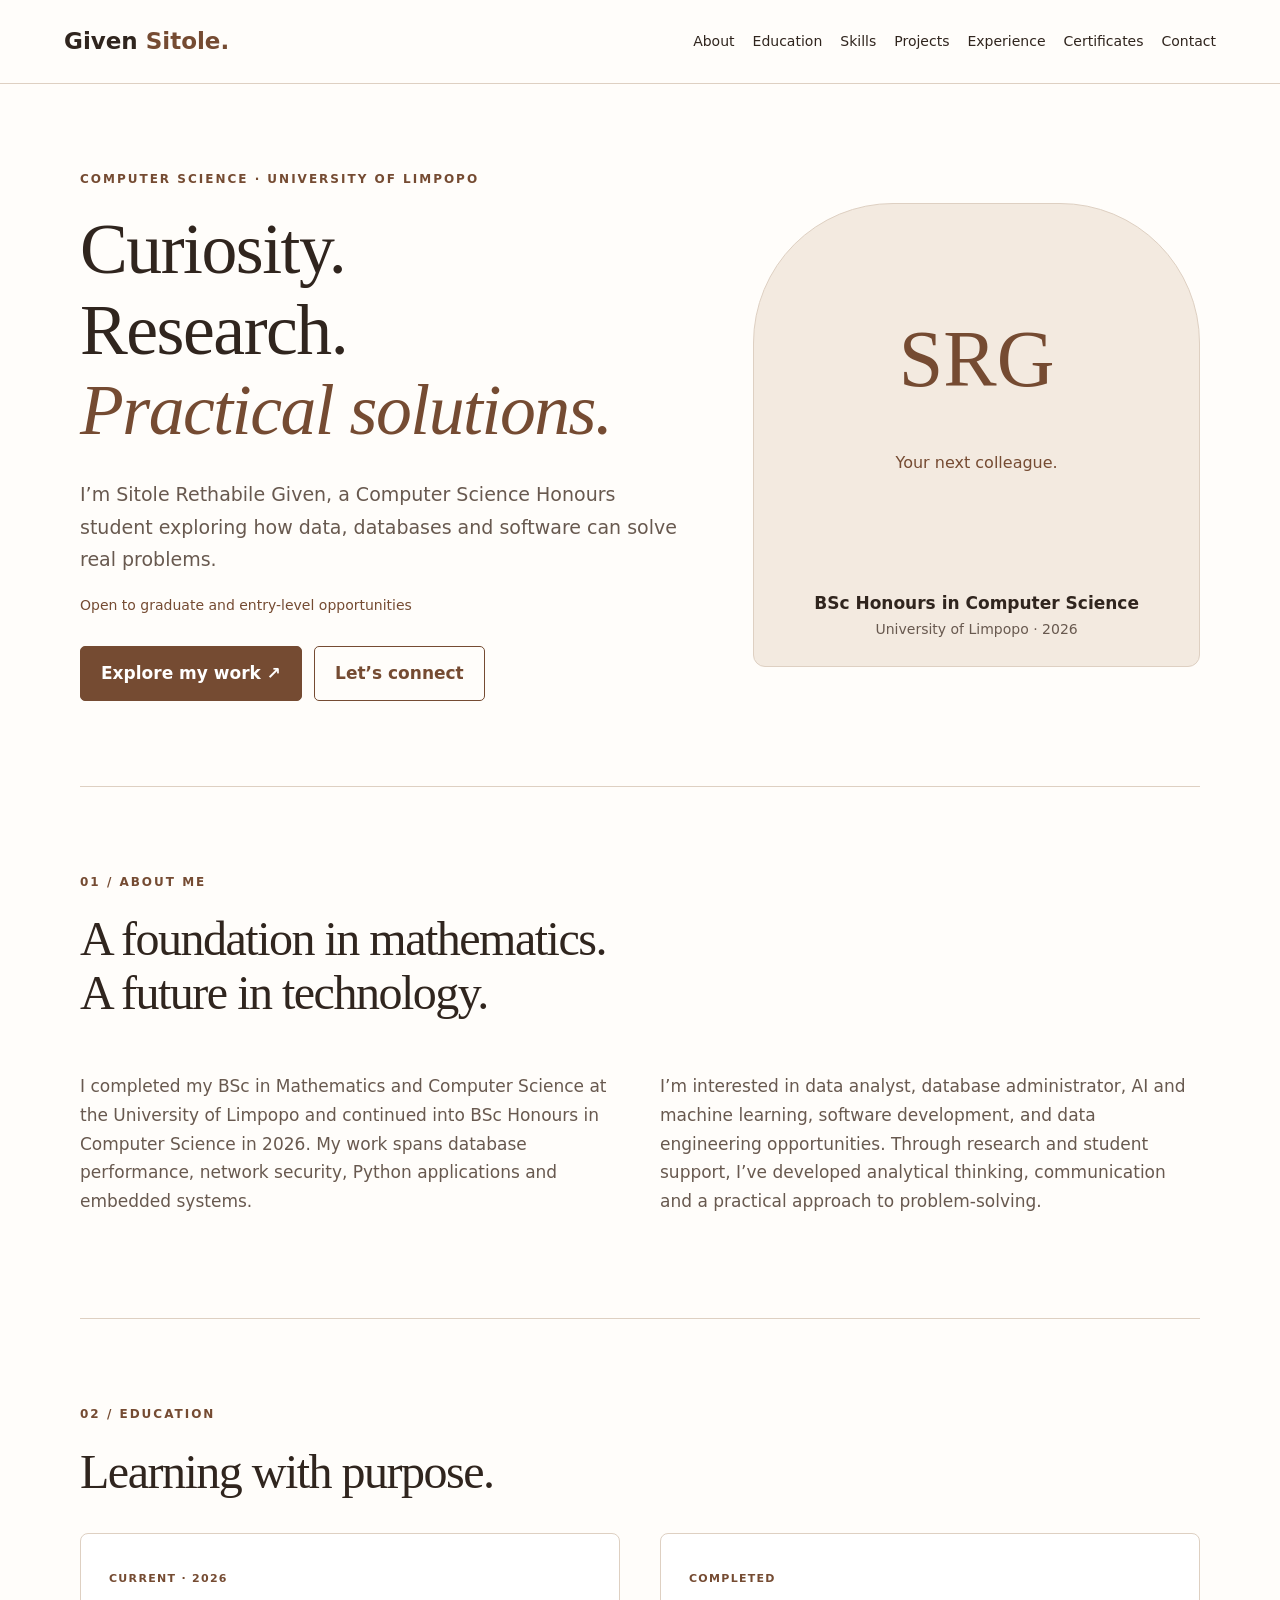
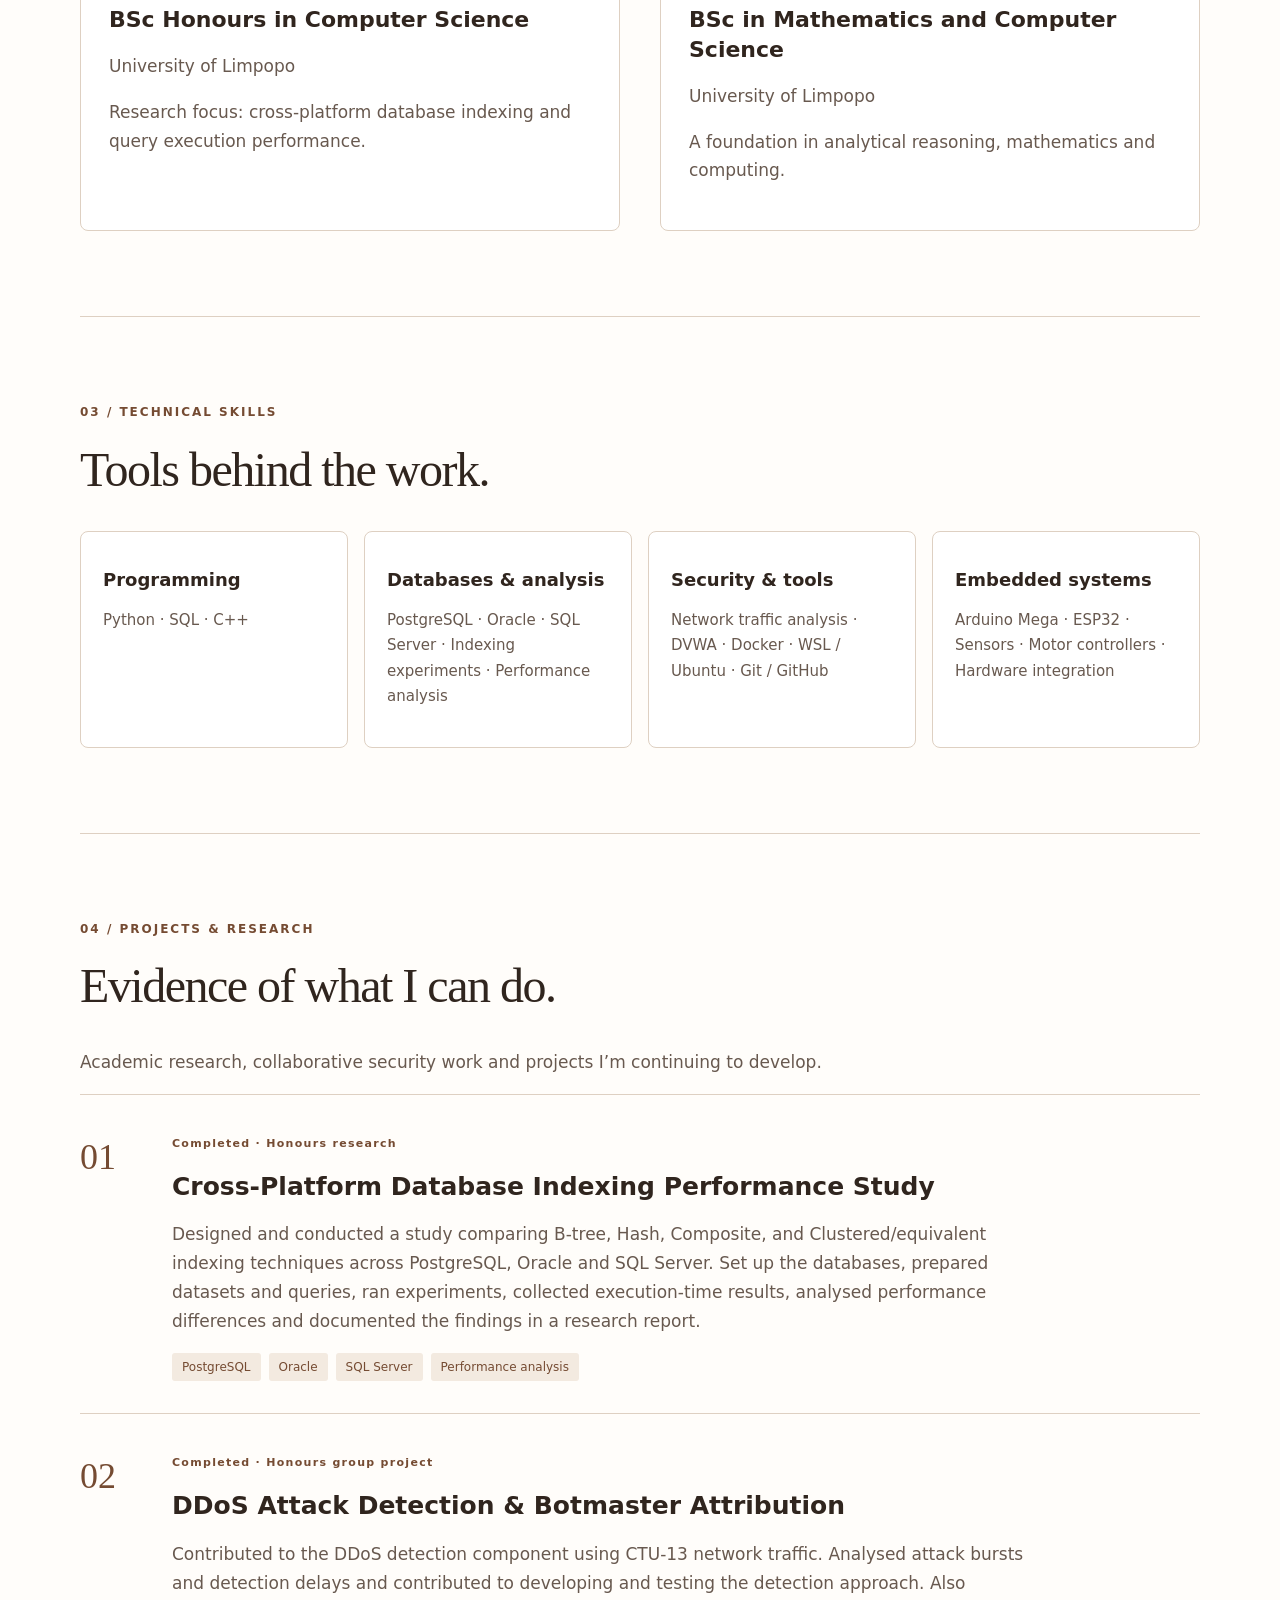
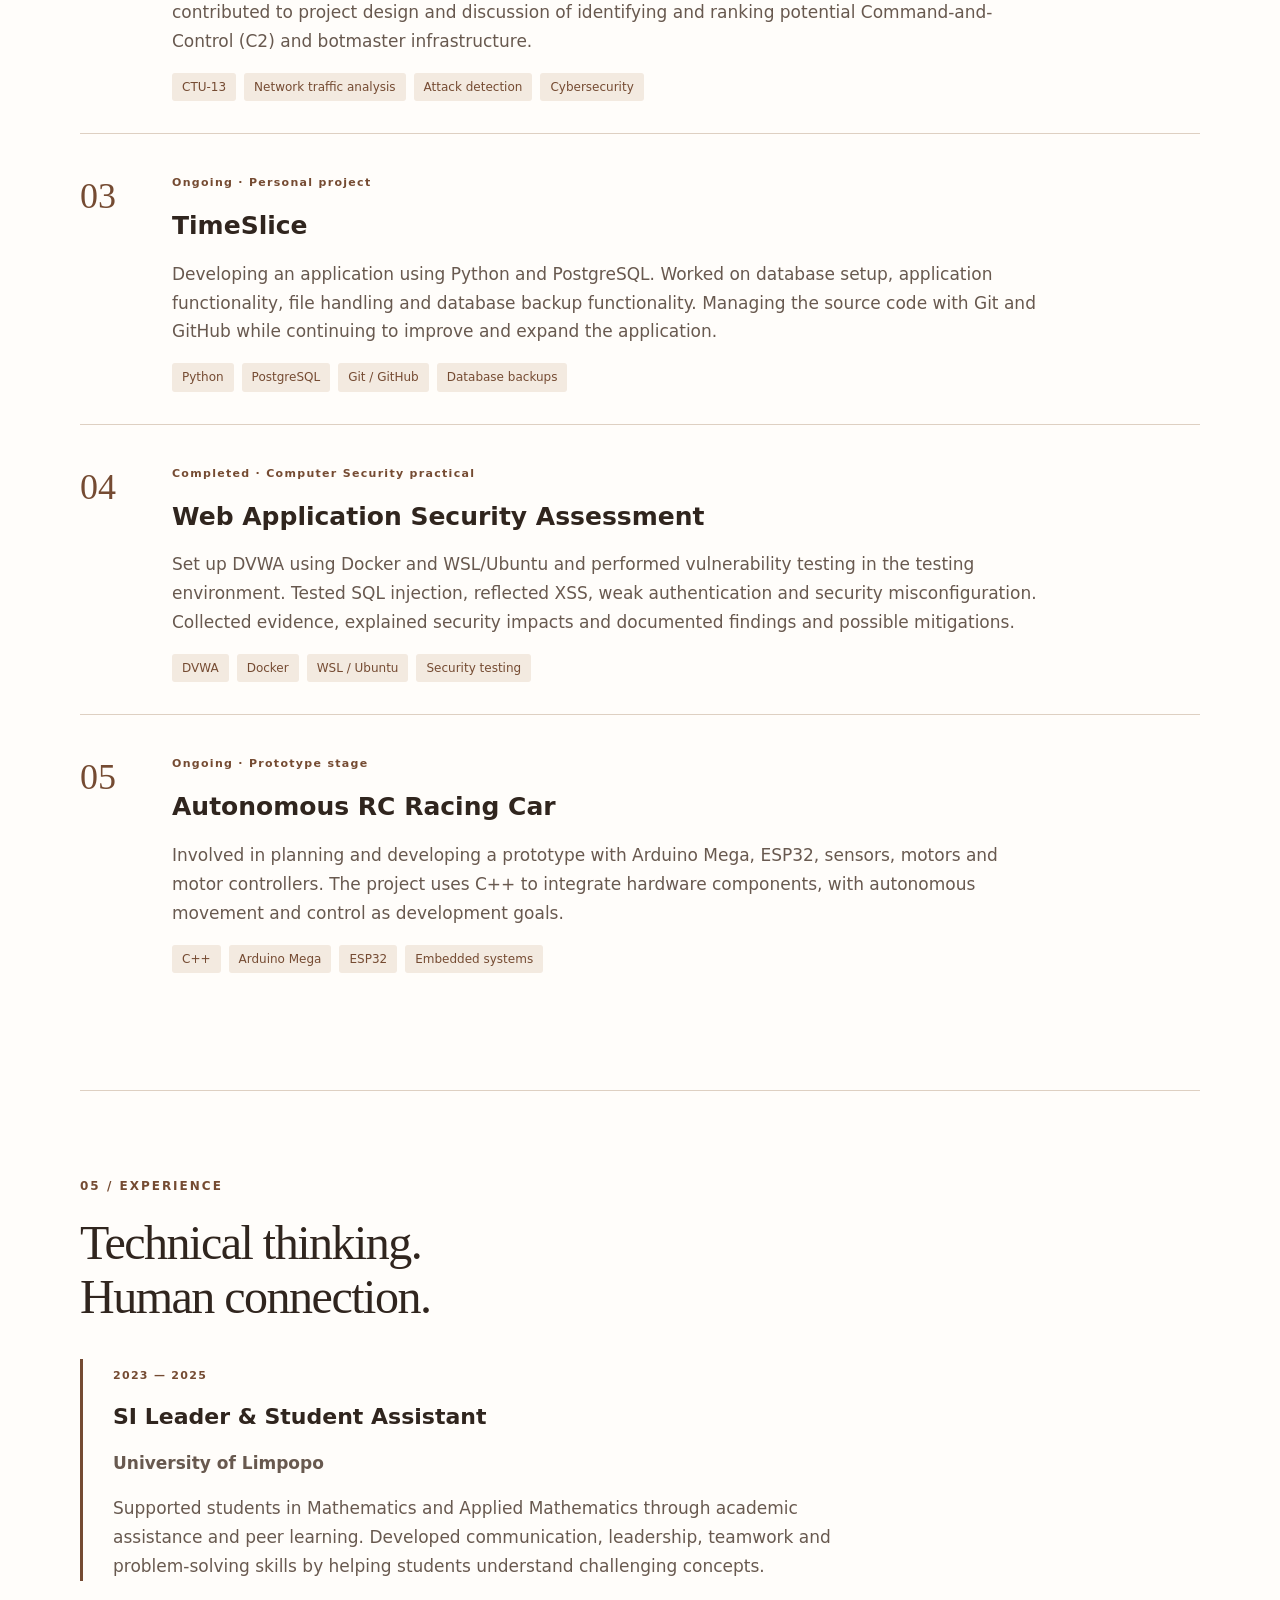
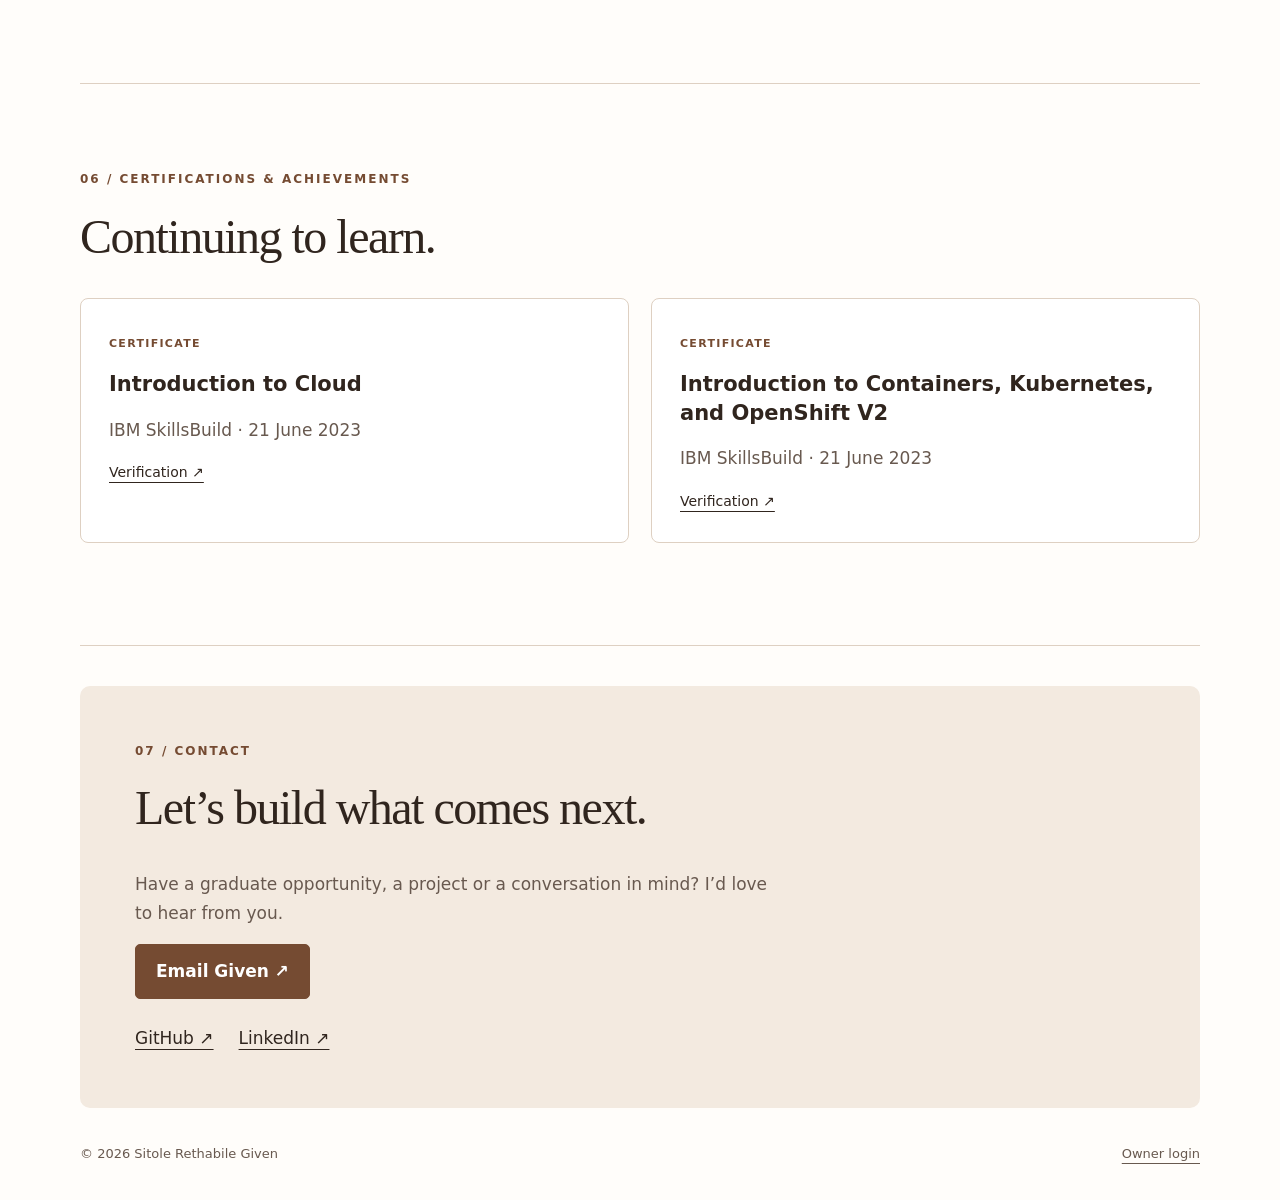
<file: index.html>
<!DOCTYPE html>
<html lang="en">
<head>
  <meta charset="UTF-8">
  <meta name="viewport" content="width=device-width, initial-scale=1">

  <meta
    name="description"
    content="Sitole Rethabile Given — Computer Science Honours student at the University of Limpopo. Explore database research, software development and cybersecurity projects."
  >

  <title>Given Sitole | Computer Science Portfolio</title>
  <link rel="stylesheet" href="style.css">
</head>

<body>
  <header>
    <a class="brand" href="#home">
      Given<span> Sitole.</span>
    </a>

    <button
      id="menu"
      type="button"
      aria-expanded="false"
      aria-controls="navigation"
    >
      Menu
    </button>

    <nav id="navigation" aria-label="Main navigation">
      <a href="#about">About</a>
      <a href="#education">Education</a>
      <a href="#skills">Skills</a>
      <a href="#projects">Projects</a>
      <a href="#experience">Experience</a>
      <a href="#certificates">Certificates</a>
      <a href="#contact">Contact</a>
    </nav>
  </header>

  <main>
    <!-- Introduction -->
    <section class="hero" id="home">
      <div>
        <p class="eyebrow">
          COMPUTER SCIENCE · UNIVERSITY OF LIMPOPO
        </p>

        <h1>
          Curiosity.<br>
          Research.<br>
          <em>Practical solutions.</em>
        </h1>

        <p class="intro">
          I’m Sitole Rethabile Given, a Computer Science Honours
          student exploring how data, databases and software can
          solve real problems.
        </p>

        <p class="availability">
          Open to graduate and entry-level opportunities
        </p>

        <div class="actions">
          <a class="button" href="#projects">
            Explore my work ↗
          </a>

          <a class="button secondary" href="#contact">
            Let’s connect
          </a>

          <a id="cv" class="button secondary" hidden>
            Download CV
          </a>
        </div>
      </div>

      <div class="portrait">
        <img
          id="profile"
          alt="Sitole Rethabile Given"
          hidden
        >

        <div
          id="portraitPlaceholder"
          aria-label="Profile photo will be added"
        >
          SRG
          <span>Your next colleague.</span>
        </div>

        <div class="portrait-caption">
          BSc Honours in Computer Science
          <span>University of Limpopo · 2026</span>
        </div>
      </div>
    </section>

    <!-- About -->
    <section id="about">
      <p class="eyebrow">01 / ABOUT ME</p>

      <h2>
        A foundation in mathematics.<br>
        A future in technology.
      </h2>

      <div class="split">
        <p>
          I completed my BSc in Mathematics and Computer Science
          at the University of Limpopo and continued into BSc
          Honours in Computer Science in 2026. My work spans
          database performance, network security, Python
          applications and embedded systems.
        </p>

        <p>
          I’m interested in data analyst, database administrator,
          AI and machine learning, software development, and
          data engineering opportunities. Through research and
          student support, I’ve developed analytical thinking,
          communication and a practical approach to problem-solving.
        </p>
      </div>
    </section>

    <!-- Education -->
    <section id="education">
      <p class="eyebrow">02 / EDUCATION</p>
      <h2>Learning with purpose.</h2>

      <div class="education">
        <article>
          <span class="tag">CURRENT · 2026</span>

          <h3>BSc Honours in Computer Science</h3>
          <p>University of Limpopo</p>

          <p>
            Research focus: cross-platform database indexing
            and query execution performance.
          </p>
        </article>

        <article>
          <span class="tag">COMPLETED</span>

          <h3>BSc in Mathematics and Computer Science</h3>
          <p>University of Limpopo</p>

          <p>
            A foundation in analytical reasoning,
            mathematics and computing.
          </p>
        </article>
      </div>
    </section>

    <!-- Skills -->
    <section id="skills">
      <p class="eyebrow">03 / TECHNICAL SKILLS</p>
      <h2>Tools behind the work.</h2>

      <div class="skills">
        <article>
          <h3>Programming</h3>
          <p>Python · SQL · C++</p>
        </article>

        <article>
          <h3>Databases &amp; analysis</h3>

          <p>
            PostgreSQL · Oracle · SQL Server ·
            Indexing experiments · Performance analysis
          </p>
        </article>

        <article>
          <h3>Security &amp; tools</h3>

          <p>
            Network traffic analysis · DVWA · Docker ·
            WSL / Ubuntu · Git / GitHub
          </p>
        </article>

        <article>
          <h3>Embedded systems</h3>

          <p>
            Arduino Mega · ESP32 · Sensors ·
            Motor controllers · Hardware integration
          </p>
        </article>
      </div>
    </section>

    <!-- Project cards are populated by script.js -->
    <section id="projects">
      <p class="eyebrow">04 / PROJECTS &amp; RESEARCH</p>
      <h2>Evidence of what I can do.</h2>

      <p class="section-intro">
        Academic research, collaborative security work and
        projects I’m continuing to develop.
      </p>

      <div id="projectList"></div>
    </section>

    <!-- Experience -->
    <section id="experience">
      <p class="eyebrow">05 / EXPERIENCE</p>

      <h2>
        Technical thinking.<br>
        Human connection.
      </h2>

      <article class="experience">
        <span class="tag">2023 — 2025</span>

        <h3>SI Leader &amp; Student Assistant</h3>
        <p class="institution">University of Limpopo</p>

        <p>
          Supported students in Mathematics and Applied Mathematics
          through academic assistance and peer learning. Developed
          communication, leadership, teamwork and problem-solving
          skills by helping students understand challenging concepts.
        </p>
      </article>
    </section>

    <!-- Certificate cards are populated by script.js -->
    <section id="certificates">
      <p class="eyebrow">
        06 / CERTIFICATIONS &amp; ACHIEVEMENTS
      </p>

      <h2>Continuing to learn.</h2>

      <div id="certificateList" class="certificates"></div>
      <p id="assetStatus" role="status"></p>
    </section>

    <!-- Contact -->
    <section id="contact" class="contact">
      <p class="eyebrow">07 / CONTACT</p>
      <h2>Let’s build what comes next.</h2>

      <p>
        Have a graduate opportunity, a project or a conversation
        in mind? I’d love to hear from you.
      </p>

      <a
        class="button"
        href="mailto:sitolerethabile@gmail.com"
      >
        Email Given ↗
      </a>

      <div class="contact-links">
        <a
          href="https://github.com/Given-Sniper"
          target="_blank"
          rel="noopener noreferrer"
        >
          GitHub ↗
        </a>

        <a
          href="https://www.linkedin.com/in/rethabile-sitole-97b900252"
          target="_blank"
          rel="noopener noreferrer"
        >
          LinkedIn ↗
        </a>
      </div>
    </section>
  </main>

  <footer>
    <span>
      © <span id="year">2026</span> Sitole Rethabile Given
    </span>

    <a href="admin.html">Owner login</a>
  </footer>

  <script src="config.js"></script>
  <script src="script.js"></script>
</body>
</html>
</file>
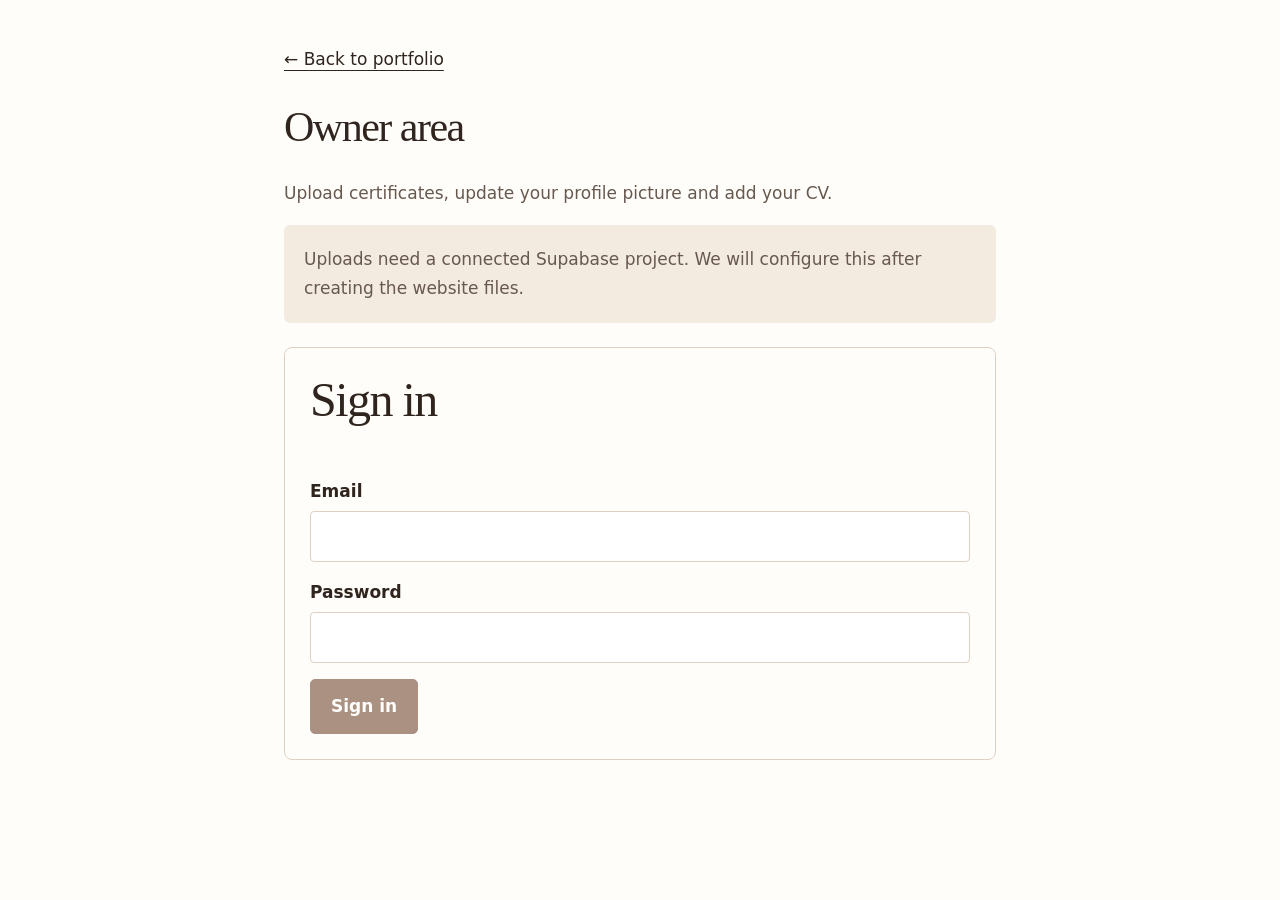
<file: admin.html>
<!DOCTYPE html>
<html lang="en">
<head>
  <meta charset="UTF-8">
  <meta name="viewport" content="width=device-width, initial-scale=1">
  <meta name="robots" content="noindex">

  <title>Owner Area | Given Portfolio</title>

  <link rel="stylesheet" href="style.css">
</head>

<body>
  <main class="admin">
    <a href="index.html">← Back to portfolio</a>

    <h1>Owner area</h1>

    <p>
      Upload certificates, update your profile picture
      and add your CV.
    </p>

    <p
      id="status"
      class="notice"
      role="status"
      aria-live="polite"
    >
      Loading owner settings…
    </p>

    <!-- Owner login -->
    <form id="login">
      <h2>Sign in</h2>

      <label for="loginEmail">
        Email
        <input
          id="loginEmail"
          name="email"
          type="email"
          autocomplete="username"
          required
        >
      </label>

      <label for="loginPassword">
        Password
        <input
          id="loginPassword"
          name="password"
          type="password"
          autocomplete="current-password"
          required
        >
      </label>

      <button type="submit">Sign in</button>
    </form>

    <!-- Displayed after login -->
    <div id="dashboard" hidden>
      <button id="logout" type="button">Sign out</button>

      <form id="upload">
        <h2>Add an upload</h2>

        <label for="uploadKind">
          Upload type
          <select id="uploadKind" name="kind">
            <option value="certificate">Certificate</option>
            <option value="profile">Profile picture</option>
            <option value="cv">CV</option>
          </select>
        </label>

        <label for="uploadTitle">
          Title
          <input
            id="uploadTitle"
            name="title"
            type="text"
            maxlength="200"
            placeholder="For example: Introduction to Cloud"
            required
          >
        </label>

        <div id="certificateFields">
          <label for="uploadIssuer">
            Issuing organisation
            <input
              id="uploadIssuer"
              name="issuer"
              type="text"
              maxlength="200"
              placeholder="For example: IBM SkillsBuild"
            >
          </label>

          <label for="uploadDate">
            Date received
            <input
              id="uploadDate"
              name="issued_on"
              type="date"
            >
          </label>

          <label for="uploadVerification">
            Verification link — optional
            <input
              id="uploadVerification"
              name="verification_url"
              type="url"
              placeholder="https://"
            >
          </label>
        </div>

        <label for="uploadFile">
          File
          <input
            id="uploadFile"
            name="file"
            type="file"
            accept="image/jpeg,image/png,image/webp,application/pdf"
            aria-describedby="fileHelp"
            required
          >
        </label>

        <p id="fileHelp">
          Choose a JPEG, PNG, WebP or PDF up to 10 MB.
          Profile pictures must be images.
          Uploaded files will be publicly visible on your portfolio.
        </p>

        <button type="submit">Upload</button>
      </form>

      <h2>Your uploads</h2>

      <p>
        To replace an entry, upload its replacement and remove
        the old entry. Your latest profile picture and CV
        will appear on the portfolio.
      </p>

      <ul id="uploads"></ul>
    </div>

    <noscript>
      <p>
        Enable JavaScript in your browser to use the owner area.
      </p>
    </noscript>
  </main>

  <script src="config.js"></script>
  <script src="admin.js"></script>
</body>
</html>
</file>
<file: style.css>
/* Colours and defaults */
:root {
  --paper: #fffdfa;
  --cream: #f3eae0;
  --brown: #754b32;
  --ink: #30251e;
  --muted: #68594f;
  --line: #ded0c2;
}

* {
  box-sizing: border-box;
}

html {
  scroll-behavior: smooth;
  scroll-padding-top: 110px;
}

body {
  margin: 0;
  background: var(--paper);
  color: var(--ink);
  font-family: system-ui, -apple-system, BlinkMacSystemFont,
    "Segoe UI", sans-serif;
  font-size: 17px;
  line-height: 1.7;
}

a {
  color: inherit;
  text-underline-offset: 5px;
}

button,
input,
select {
  font: inherit;
}

button,
a,
input,
select {
  outline-offset: 5px;
}

[hidden] {
  display: none !important;
}

/* Navigation */
header {
  display: flex;
  align-items: center;
  justify-content: space-between;
  gap: 24px;
  padding: 22px max(5vw, 20px);
  border-bottom: 1px solid var(--line);
  background: var(--paper);
  position: sticky;
  top: 0;
  z-index: 10;
}

.brand {
  font-size: 23px;
  font-weight: 750;
  text-decoration: none;
  white-space: nowrap;
}

.brand span {
  color: var(--brown);
}

nav {
  display: flex;
  flex-wrap: wrap;
  gap: 18px;
  font-size: 14px;
}

nav a {
  text-decoration: none;
}

nav a:hover {
  color: var(--brown);
  text-decoration: underline;
}

#menu {
  display: none;
}

/* Page structure */
main {
  max-width: 1200px;
  margin: auto;
  padding: 0 40px;
}

section {
  padding: 85px 0;
  border-bottom: 1px solid var(--line);
}

.eyebrow {
  font-size: 12px;
  font-weight: 750;
  letter-spacing: 2px;
  color: var(--brown);
  margin: 0 0 20px;
}

h1,
h2 {
  font-family: Georgia, "Times New Roman", serif;
  font-weight: 400;
  line-height: 1.12;
  letter-spacing: -1.5px;
}

h1 {
  font-size: clamp(42px, 5.6vw, 74px);
  margin: 0 0 28px;
}

h1 em {
  color: var(--brown);
}

h2 {
  font-size: clamp(34px, 4vw, 48px);
  margin: 0 0 35px;
}

h3 {
  font-size: 22px;
  line-height: 1.35;
  margin: 14px 0;
}

p {
  color: var(--muted);
}

p,
h3,
a {
  overflow-wrap: break-word;
}

/* Introduction */
.hero {
  display: grid;
  grid-template-columns: 1.35fr 1fr;
  align-items: center;
  gap: 70px;
  min-height: 700px;
}

.hero > div {
  min-width: 0;
}

.intro {
  font-size: 19px;
  max-width: 600px;
}

.availability {
  font-size: 14px;
  color: var(--brown);
}

.actions {
  display: flex;
  flex-wrap: wrap;
  gap: 12px;
  margin-top: 28px;
}

/* Buttons */
.button,
button {
  display: inline-block;
  border: 1px solid var(--brown);
  background: var(--brown);
  color: white;
  padding: 12px 20px;
  border-radius: 5px;
  text-decoration: none;
  font-weight: 600;
  cursor: pointer;
}

.secondary {
  background: transparent;
  color: var(--brown);
}

.button:hover,
button:hover {
  filter: brightness(0.9);
}

button:disabled {
  opacity: 0.6;
  cursor: not-allowed;
}

/* Profile picture */
.portrait {
  background: var(--cream);
  border-radius: 140px 140px 12px 12px;
  overflow: hidden;
  border: 1px solid var(--line);
}

.portrait img {
  width: 100%;
  height: 430px;
  object-fit: cover;
  object-position: center 25%;
  display: block;
}

#portraitPlaceholder {
  height: 360px;
  display: flex;
  flex-direction: column;
  align-items: center;
  justify-content: center;
  font-family: Georgia, "Times New Roman", serif;
  font-size: 80px;
  color: var(--brown);
}

#portraitPlaceholder span {
  font-family: system-ui, sans-serif;
  font-size: 16px;
  margin-top: 22px;
}

.portrait-caption {
  padding: 25px;
  text-align: center;
  font-weight: 650;
}

.portrait-caption span {
  display: block;
  font-size: 14px;
  font-weight: 400;
  color: var(--muted);
}

/* About and education */
.split,
.education {
  display: grid;
  grid-template-columns: 1fr 1fr;
  gap: 40px;
}

.education article,
.skills article,
.certificates article {
  background: white;
  border: 1px solid var(--line);
  padding: 28px;
  border-radius: 8px;
  min-width: 0;
}

.tag {
  font-size: 11px;
  letter-spacing: 1.3px;
  font-weight: 750;
  color: var(--brown);
}

/* Skills */
.skills {
  display: grid;
  grid-template-columns: repeat(4, 1fr);
  gap: 16px;
}

.skills article {
  padding: 22px;
}

.skills h3 {
  font-size: 18px;
}

.skills p {
  font-size: 15px;
}

/* Projects */
.project {
  display: grid;
  grid-template-columns: 70px 1fr;
  gap: 22px;
  border-top: 1px solid var(--line);
  padding: 32px 0;
}

.project > div {
  min-width: 0;
}

.number {
  font-family: Georgia, "Times New Roman", serif;
  font-size: 36px;
  color: var(--brown);
}

.project h3 {
  font-size: 25px;
}

.project p {
  max-width: 870px;
}

.chips {
  display: flex;
  flex-wrap: wrap;
  gap: 8px;
}

.chips span {
  font-size: 12px;
  padding: 4px 10px;
  background: var(--cream);
  border-radius: 3px;
  color: var(--brown);
}

/* Experience */
.experience {
  max-width: 780px;
  border-left: 3px solid var(--brown);
  padding-left: 30px;
}

.institution {
  font-weight: 600;
}

/* Certificates */
.certificates {
  display: grid;
  grid-template-columns: repeat(2, 1fr);
  gap: 22px;
}

.certificates h3 {
  font-size: 21px;
}

.certificates img {
  width: 100%;
  height: 190px;
  object-fit: contain;
  background: var(--cream);
}

.certificate-actions {
  display: flex;
  gap: 18px;
  flex-wrap: wrap;
  font-size: 14px;
}

/* Contact */
.contact {
  margin-top: 40px;
  background: var(--cream);
  padding: 55px;
  border: 0;
  border-radius: 10px;
}

.contact p {
  max-width: 640px;
}

.contact-links {
  display: flex;
  flex-wrap: wrap;
  gap: 25px;
  margin-top: 25px;
}

/* Footer */
footer {
  max-width: 1200px;
  margin: 0 auto;
  padding: 35px 40px;
  display: flex;
  justify-content: space-between;
  gap: 20px;
  font-size: 13px;
  color: var(--muted);
}

/* Owner area */
.admin {
  max-width: 760px;
  padding: 45px 24px;
}

.admin h1 {
  font-size: 42px;
  margin-top: 30px;
}

.admin form {
  display: grid;
  gap: 16px;
  padding: 25px;
  border: 1px solid var(--line);
  border-radius: 8px;
  margin: 24px 0;
}

.admin label {
  display: grid;
  gap: 5px;
  font-weight: 600;
}

.admin input,
.admin select {
  width: 100%;
  padding: 10px;
  border: 1px solid var(--line);
  border-radius: 4px;
  background: white;
  color: var(--ink);
}

.admin button {
  justify-self: start;
}

#certificateFields {
  display: grid;
  gap: 16px;
}

.notice {
  background: var(--cream);
  padding: 20px;
  border-radius: 6px;
}

.admin li {
  margin: 16px 0;
}

.admin li button {
  margin-left: 15px;
  padding: 5px 10px;
  font-size: 13px;
}

/* Tablets */
@media (max-width: 1100px) {
  header {
    gap: 16px;
    padding: 18px 24px;
  }

  nav {
    gap: 12px;
  }

  .hero {
    gap: 30px;
  }

  .skills {
    grid-template-columns: repeat(2, 1fr);
  }
}

/* Phones and small tablets */
@media (max-width: 850px) {
  header {
    flex-wrap: wrap;
  }

  #menu {
    display: block;
    padding: 6px 14px;
  }

  nav {
    display: none;
    width: 100%;
    flex-wrap: wrap;
    gap: 14px;
  }

  nav.open {
    display: flex;
  }

  main {
    padding: 0 22px;
  }

  .hero {
    grid-template-columns: 1fr;
    gap: 35px;
    padding-top: 45px;
  }

  .portrait {
    max-width: 420px;
    width: 100%;
    margin: auto;
  }

  .split,
  .education,
  .certificates {
    grid-template-columns: 1fr;
    gap: 20px;
  }

  section {
    padding: 55px 0;
  }

  .project {
    grid-template-columns: 35px 1fr;
    gap: 12px;
  }

  .number {
    font-size: 26px;
  }

  .contact {
    padding: 30px 22px;
  }

  footer {
    padding: 30px 22px;
    flex-wrap: wrap;
  }
}

/* Small phones */
@media (max-width: 420px) {
  .skills {
    grid-template-columns: 1fr;
  }

  .portrait img {
    height: 360px;
  }

  .education article,
  .certificates article {
    padding: 22px;
  }
}

/* Accessibility */
@media (prefers-reduced-motion: reduce) {
  html {
    scroll-behavior: auto;
  }
}
</file>
